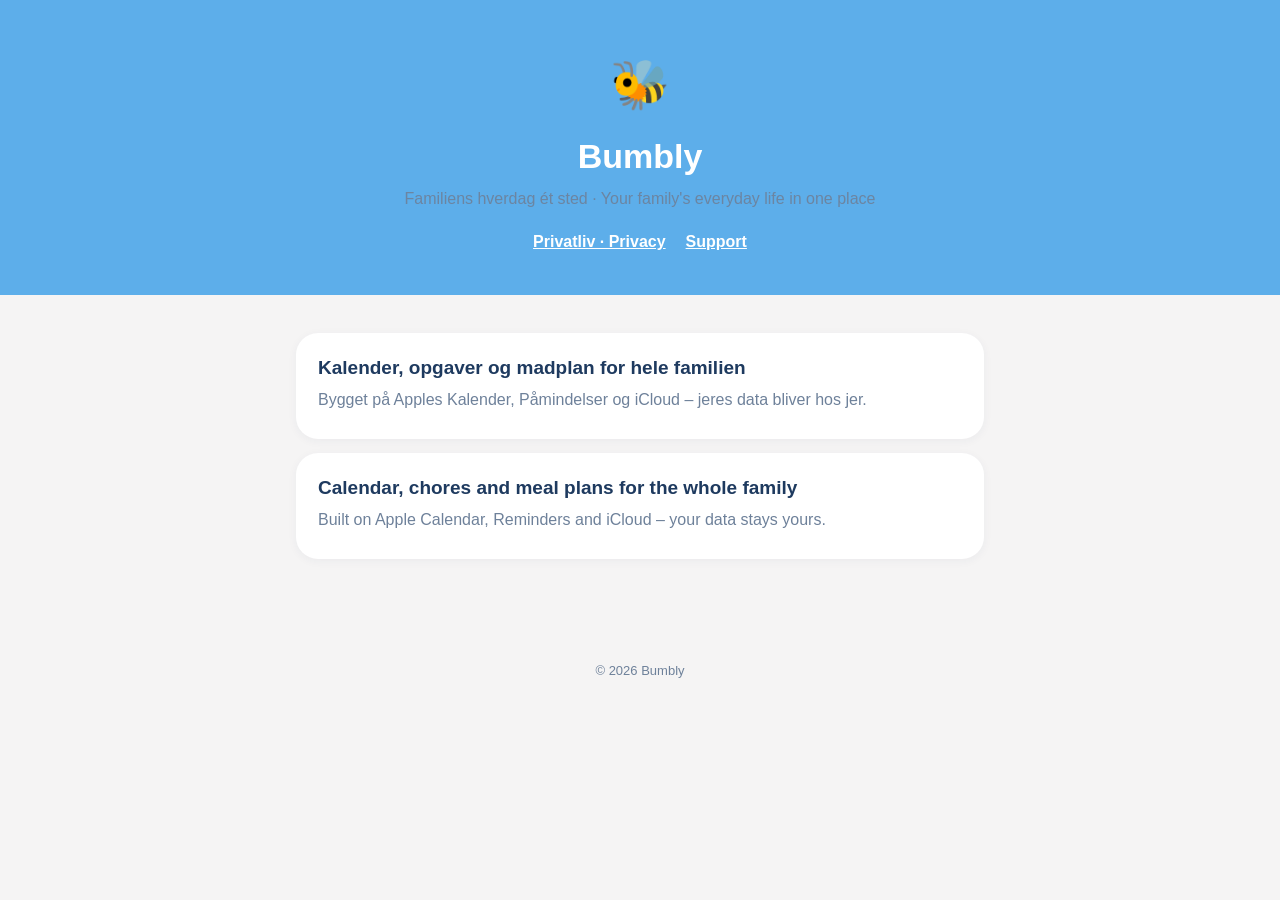
<file: index.html>
<!doctype html><html lang="da"><head><meta charset="utf-8"><meta name="viewport" content="width=device-width,initial-scale=1"><title>Bumbly</title><link rel="stylesheet" href="style.css"></head>
<body><header><div style="font-size:48px">🐝</div><h1>Bumbly</h1><p>Familiens hverdag ét sted · Your family's everyday life in one place</p>
<nav><a href="privacy/">Privatliv · Privacy</a><a href="support/">Support</a></nav></header>
<main><section><h2>Kalender, opgaver og madplan for hele familien</h2><p>Bygget på Apples Kalender, Påmindelser og iCloud – jeres data bliver hos jer.</p></section>
<section><h2>Calendar, chores and meal plans for the whole family</h2><p>Built on Apple Calendar, Reminders and iCloud – your data stays yours.</p></section></main>
<footer>© 2026 Bumbly</footer></body></html>
</file>
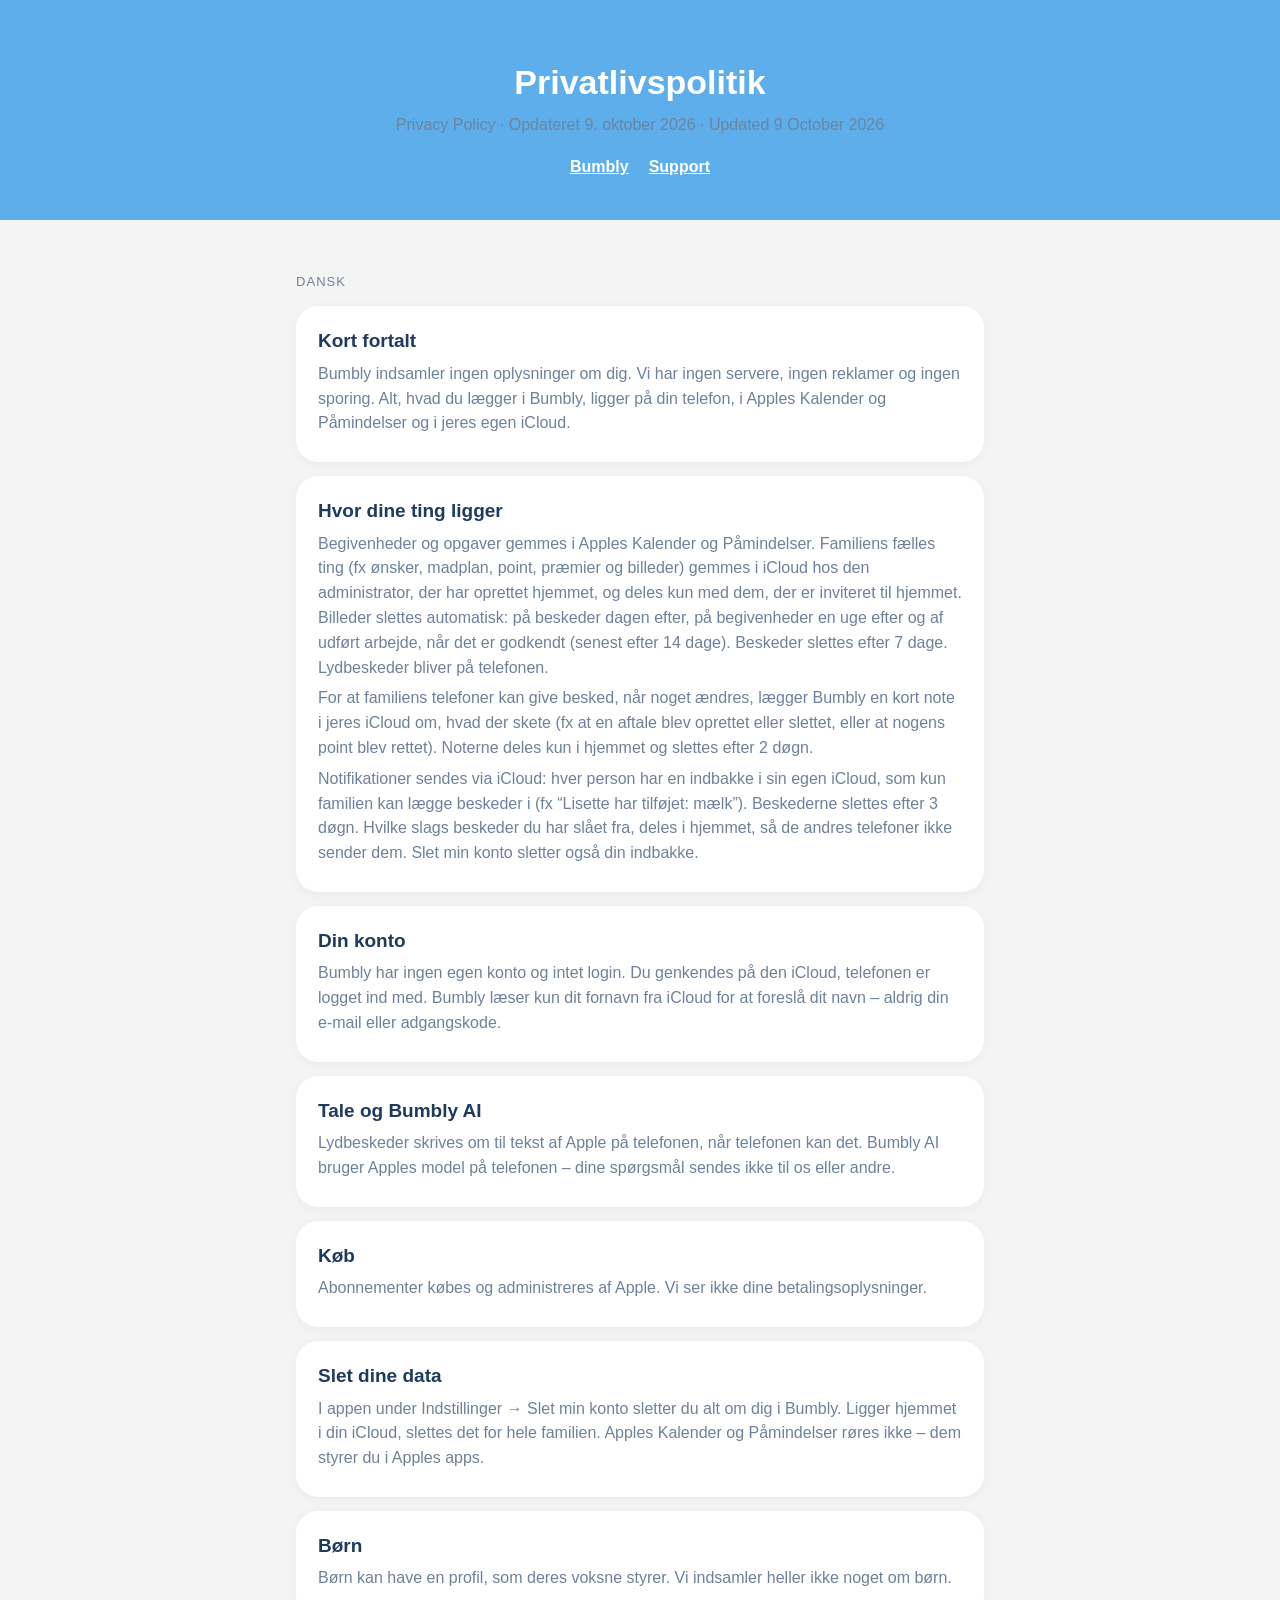
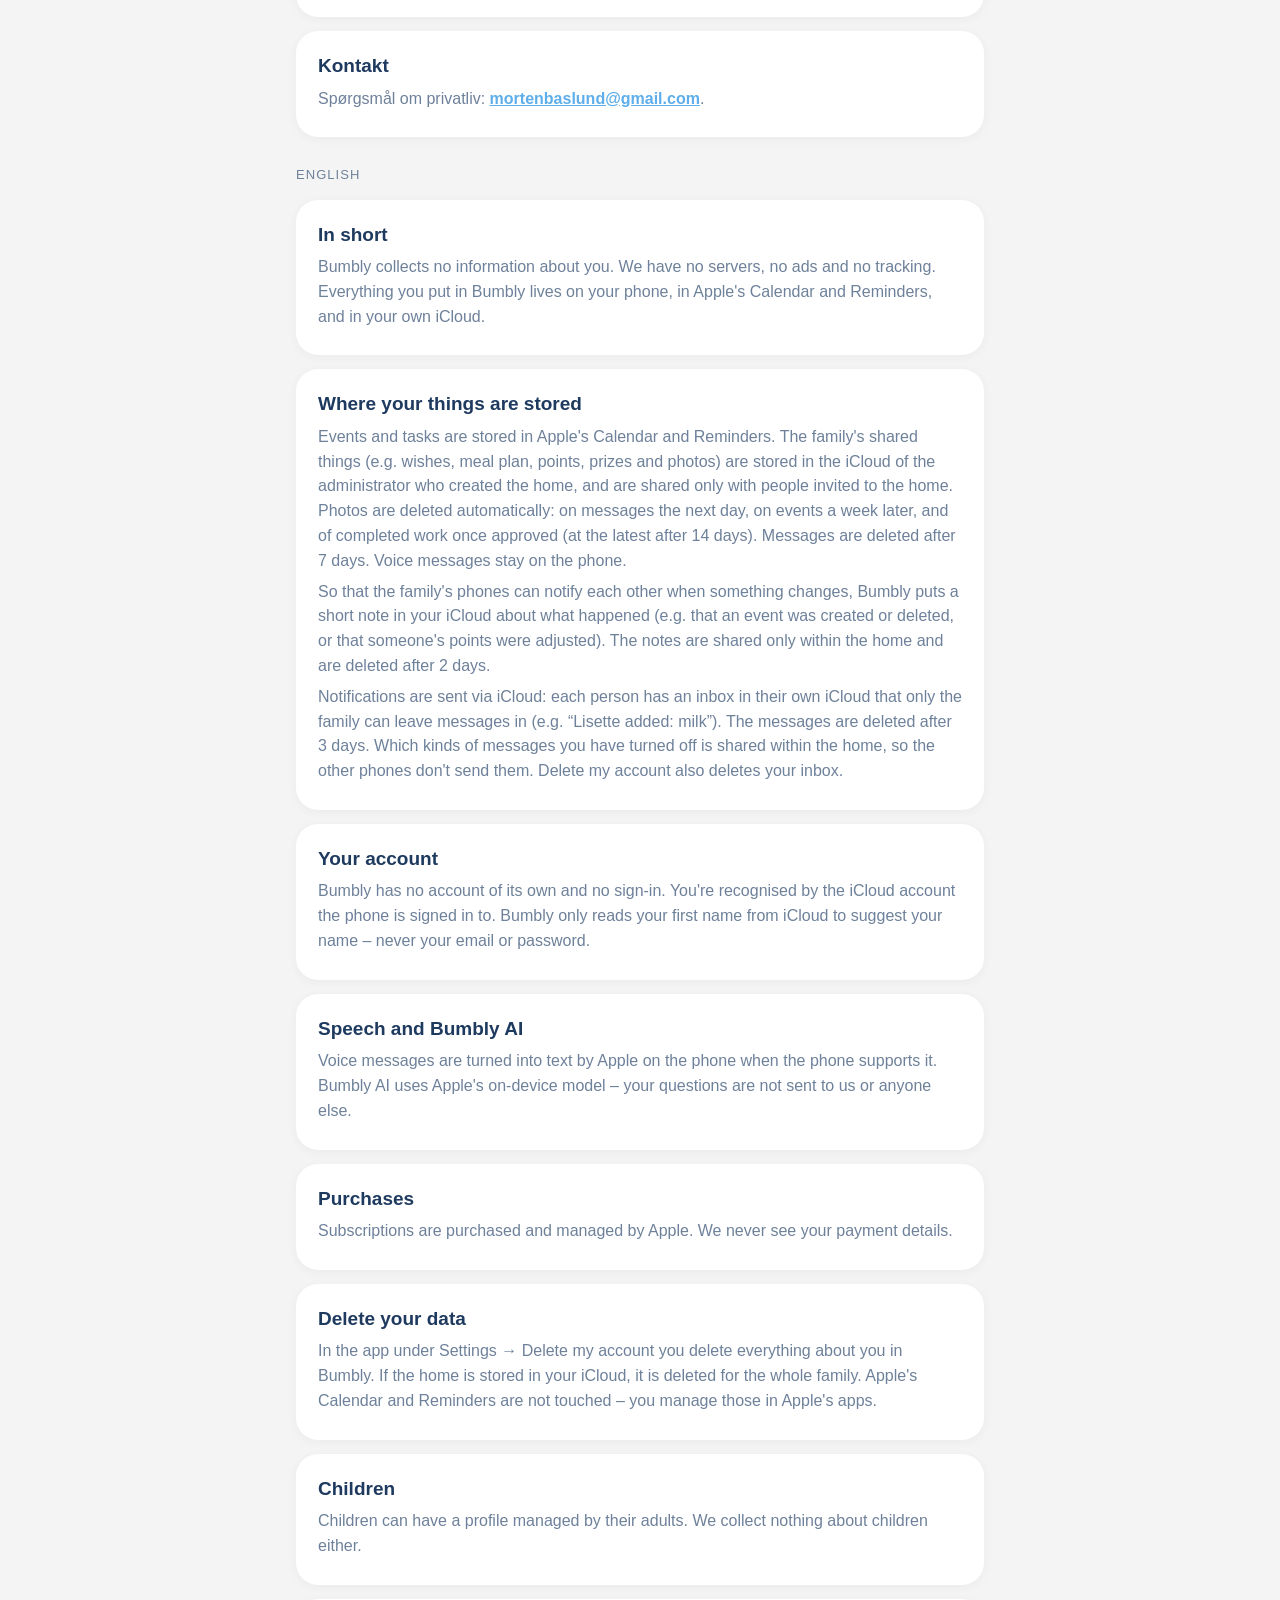
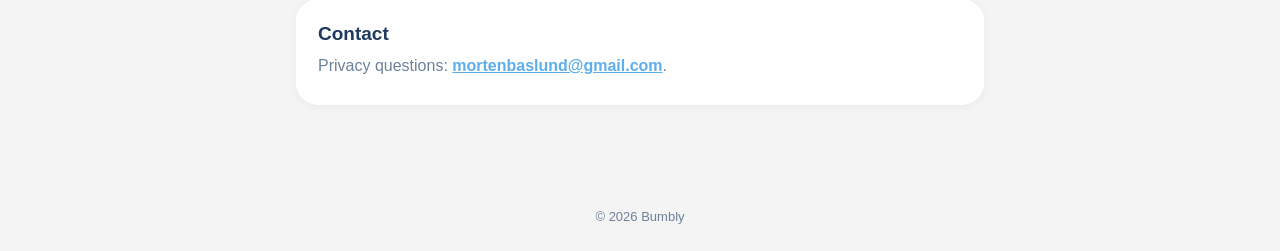
<file: privacy/index.html>
<!doctype html><html lang="da"><head><meta charset="utf-8"><meta name="viewport" content="width=device-width,initial-scale=1"><title>Bumbly · Privatliv</title><link rel="stylesheet" href="../style.css"></head>
<body><header><h1>Privatlivspolitik</h1><p>Privacy Policy · Opdateret 9. oktober 2026 · Updated 9 October 2026</p><nav><a href="../">Bumbly</a><a href="../support/">Support</a></nav></header>
<main>
<p class="lang">Dansk</p>
<section><h2>Kort fortalt</h2><p>Bumbly indsamler ingen oplysninger om dig. Vi har ingen servere, ingen reklamer og ingen sporing. Alt, hvad du lægger i Bumbly, ligger på din telefon, i Apples Kalender og Påmindelser og i jeres egen iCloud.</p></section>
<section><h2>Hvor dine ting ligger</h2><p>Begivenheder og opgaver gemmes i Apples Kalender og Påmindelser. Familiens fælles ting (fx ønsker, madplan, point, præmier og billeder) gemmes i iCloud hos den administrator, der har oprettet hjemmet, og deles kun med dem, der er inviteret til hjemmet. Billeder slettes automatisk: på beskeder dagen efter, på begivenheder en uge efter og af udført arbejde, når det er godkendt (senest efter 14 dage). Beskeder slettes efter 7 dage. Lydbeskeder bliver på telefonen.</p><p>For at familiens telefoner kan give besked, når noget ændres, lægger Bumbly en kort note i jeres iCloud om, hvad der skete (fx at en aftale blev oprettet eller slettet, eller at nogens point blev rettet). Noterne deles kun i hjemmet og slettes efter 2 døgn.</p><p>Notifikationer sendes via iCloud: hver person har en indbakke i sin egen iCloud, som kun familien kan lægge beskeder i (fx “Lisette har tilføjet: mælk”). Beskederne slettes efter 3 døgn. Hvilke slags beskeder du har slået fra, deles i hjemmet, så de andres telefoner ikke sender dem. Slet min konto sletter også din indbakke.</p></section>
<section><h2>Din konto</h2><p>Bumbly har ingen egen konto og intet login. Du genkendes på den iCloud, telefonen er logget ind med. Bumbly læser kun dit fornavn fra iCloud for at foreslå dit navn – aldrig din e-mail eller adgangskode.</p></section>
<section><h2>Tale og Bumbly AI</h2><p>Lydbeskeder skrives om til tekst af Apple på telefonen, når telefonen kan det. Bumbly AI bruger Apples model på telefonen – dine spørgsmål sendes ikke til os eller andre.</p></section>
<section><h2>Køb</h2><p>Abonnementer købes og administreres af Apple. Vi ser ikke dine betalingsoplysninger.</p></section>
<section><h2>Slet dine data</h2><p>I appen under Indstillinger → Slet min konto sletter du alt om dig i Bumbly. Ligger hjemmet i din iCloud, slettes det for hele familien. Apples Kalender og Påmindelser røres ikke – dem styrer du i Apples apps.</p></section>
<section><h2>Børn</h2><p>Børn kan have en profil, som deres voksne styrer. Vi indsamler heller ikke noget om børn.</p></section>
<section><h2>Kontakt</h2><p>Spørgsmål om privatliv: <a href="mailto:mortenbaslund@gmail.com?subject=Bumbly%20privatliv">mortenbaslund@gmail.com</a>.</p></section>
<p class="lang">English</p>
<section><h2>In short</h2><p>Bumbly collects no information about you. We have no servers, no ads and no tracking. Everything you put in Bumbly lives on your phone, in Apple's Calendar and Reminders, and in your own iCloud.</p></section>
<section><h2>Where your things are stored</h2><p>Events and tasks are stored in Apple's Calendar and Reminders. The family's shared things (e.g. wishes, meal plan, points, prizes and photos) are stored in the iCloud of the administrator who created the home, and are shared only with people invited to the home. Photos are deleted automatically: on messages the next day, on events a week later, and of completed work once approved (at the latest after 14 days). Messages are deleted after 7 days. Voice messages stay on the phone.</p><p>So that the family's phones can notify each other when something changes, Bumbly puts a short note in your iCloud about what happened (e.g. that an event was created or deleted, or that someone's points were adjusted). The notes are shared only within the home and are deleted after 2 days.</p><p>Notifications are sent via iCloud: each person has an inbox in their own iCloud that only the family can leave messages in (e.g. “Lisette added: milk”). The messages are deleted after 3 days. Which kinds of messages you have turned off is shared within the home, so the other phones don't send them. Delete my account also deletes your inbox.</p></section>
<section><h2>Your account</h2><p>Bumbly has no account of its own and no sign-in. You're recognised by the iCloud account the phone is signed in to. Bumbly only reads your first name from iCloud to suggest your name – never your email or password.</p></section>
<section><h2>Speech and Bumbly AI</h2><p>Voice messages are turned into text by Apple on the phone when the phone supports it. Bumbly AI uses Apple's on-device model – your questions are not sent to us or anyone else.</p></section>
<section><h2>Purchases</h2><p>Subscriptions are purchased and managed by Apple. We never see your payment details.</p></section>
<section><h2>Delete your data</h2><p>In the app under Settings → Delete my account you delete everything about you in Bumbly. If the home is stored in your iCloud, it is deleted for the whole family. Apple's Calendar and Reminders are not touched – you manage those in Apple's apps.</p></section>
<section><h2>Children</h2><p>Children can have a profile managed by their adults. We collect nothing about children either.</p></section>
<section><h2>Contact</h2><p>Privacy questions: <a href="mailto:mortenbaslund@gmail.com?subject=Bumbly%20privacy">mortenbaslund@gmail.com</a>.</p></section>
</main><footer>© 2026 Bumbly</footer></body></html>
</file>
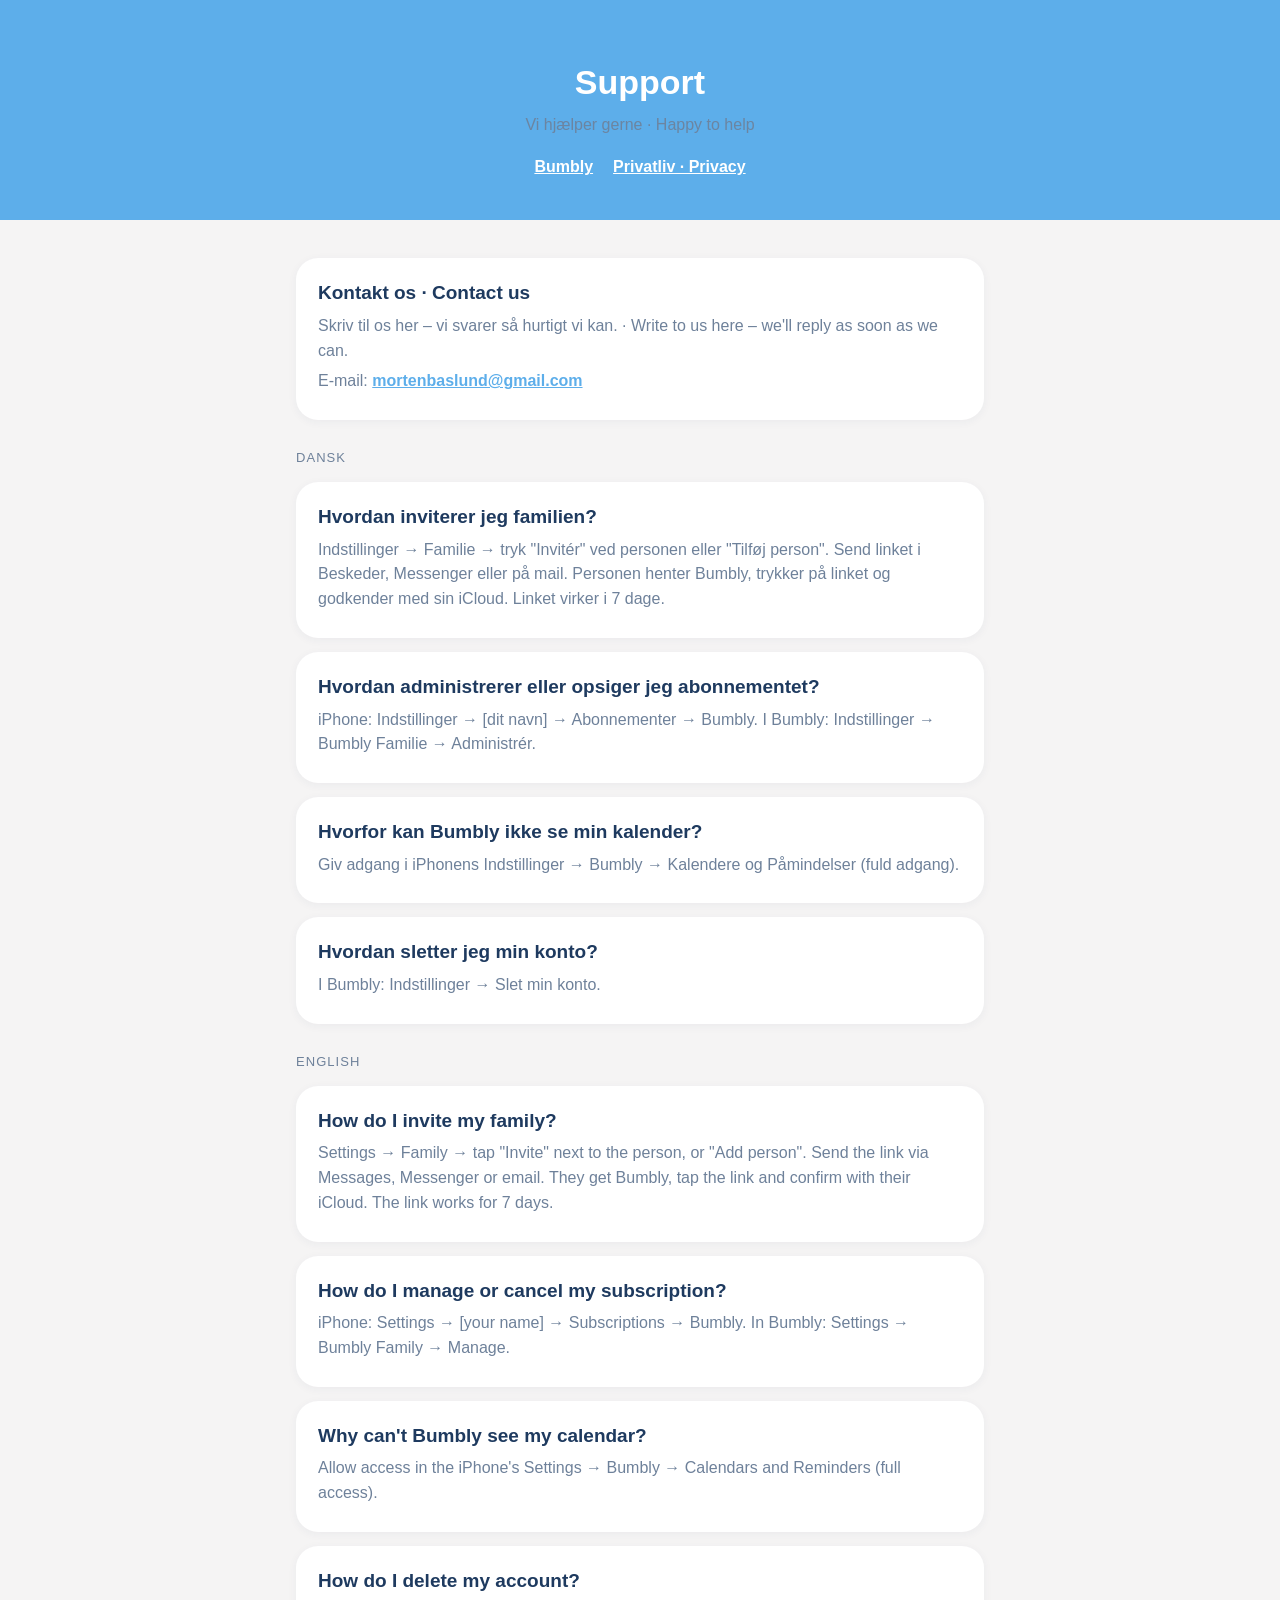
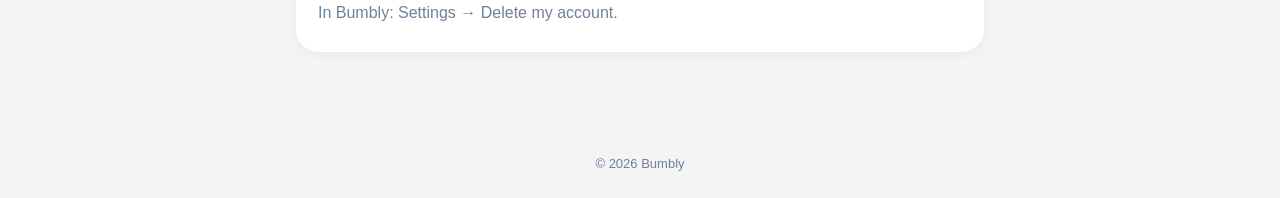
<file: support/index.html>
<!doctype html><html lang="da"><head><meta charset="utf-8"><meta name="viewport" content="width=device-width,initial-scale=1"><title>Bumbly · Support</title><link rel="stylesheet" href="../style.css"></head>
<body><header><h1>Support</h1><p>Vi hjælper gerne · Happy to help</p><nav><a href="../">Bumbly</a><a href="../privacy/">Privatliv · Privacy</a></nav></header>
<main>
<section><h2>Kontakt os · Contact us</h2><p>Skriv til os her – vi svarer så hurtigt vi kan. · Write to us here – we'll reply as soon as we can.</p>
<p>E-mail: <a href="mailto:mortenbaslund@gmail.com?subject=Bumbly">mortenbaslund@gmail.com</a></p></section>
<p class="lang">Dansk</p>
<section><h2>Hvordan inviterer jeg familien?</h2><p>Indstillinger → Familie → tryk "Invitér" ved personen eller "Tilføj person". Send linket i Beskeder, Messenger eller på mail. Personen henter Bumbly, trykker på linket og godkender med sin iCloud. Linket virker i 7 dage.</p></section>
<section><h2>Hvordan administrerer eller opsiger jeg abonnementet?</h2><p>iPhone: Indstillinger → [dit navn] → Abonnementer → Bumbly. I Bumbly: Indstillinger → Bumbly Familie → Administrér.</p></section>
<section><h2>Hvorfor kan Bumbly ikke se min kalender?</h2><p>Giv adgang i iPhonens Indstillinger → Bumbly → Kalendere og Påmindelser (fuld adgang).</p></section>
<section><h2>Hvordan sletter jeg min konto?</h2><p>I Bumbly: Indstillinger → Slet min konto.</p></section>
<p class="lang">English</p>
<section><h2>How do I invite my family?</h2><p>Settings → Family → tap "Invite" next to the person, or "Add person". Send the link via Messages, Messenger or email. They get Bumbly, tap the link and confirm with their iCloud. The link works for 7 days.</p></section>
<section><h2>How do I manage or cancel my subscription?</h2><p>iPhone: Settings → [your name] → Subscriptions → Bumbly. In Bumbly: Settings → Bumbly Family → Manage.</p></section>
<section><h2>Why can't Bumbly see my calendar?</h2><p>Allow access in the iPhone's Settings → Bumbly → Calendars and Reminders (full access).</p></section>
<section><h2>How do I delete my account?</h2><p>In Bumbly: Settings → Delete my account.</p></section>
</main><footer>© 2026 Bumbly</footer></body></html>
</file>
<file: style.css>
:root{--blue:#5DAEEA;--ink:#1E3A5F;--soft:#6E819A;--bg:#F5F4F4;--card:#fff}
@media (prefers-color-scheme:dark){:root{--ink:#E8EEF5;--soft:#9AABC0;--bg:#0F1722;--card:#1A2432}}
*{box-sizing:border-box}body{margin:0;font-family:"Avenir Next",-apple-system,BlinkMacSystemFont,"Segoe UI",sans-serif;background:var(--bg);color:var(--ink);line-height:1.55}
header{background:var(--blue);color:#fff;padding:48px 16px 40px;text-align:center}header h1{margin:8px 0 4px;font-size:34px}header p{margin:0;opacity:.9}
main{max-width:720px;margin:0 auto;padding:24px 16px 64px}section{background:var(--card);border-radius:22px;padding:20px 22px;margin:14px 0;box-shadow:0 2px 10px rgba(30,58,95,.05)}
h2{font-size:19px;margin:0 0 6px}p{margin:6px 0;color:var(--soft)}a{color:var(--blue);font-weight:600}nav{text-align:center;margin-top:18px}nav a{margin:0 10px;color:#fff}
.lang{font-size:13px;text-transform:uppercase;letter-spacing:.08em;color:var(--soft);margin:28px 0 0}footer{text-align:center;color:var(--soft);font-size:13px;padding:24px}
</file>
